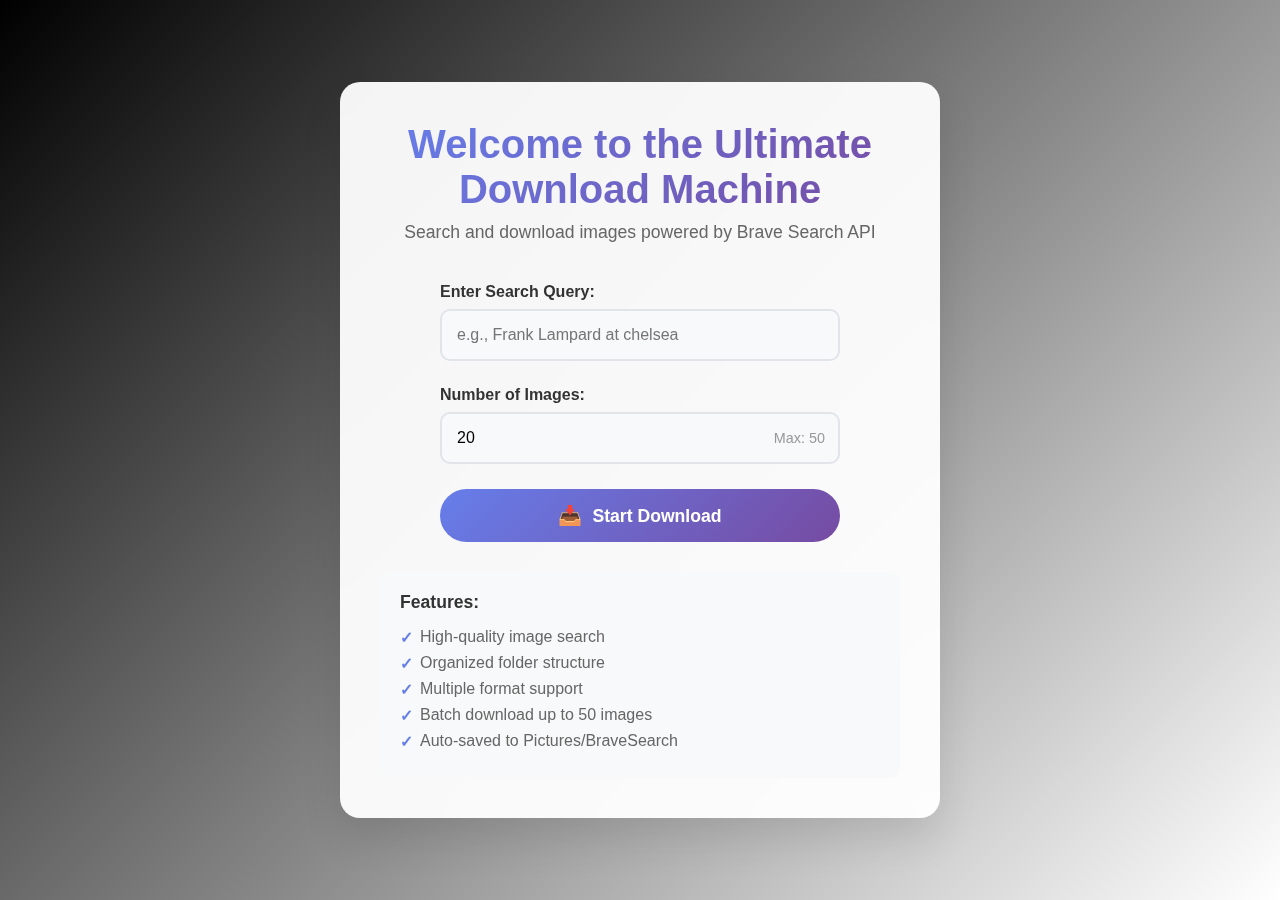
<file: index.html>
<!DOCTYPE html>
<html lang="en">
<head>
    <meta charset="UTF-8">
    <meta name="viewport" content="width=device-width, initial-scale=1.0">
    <title>Ultimate Download Machine</title>
    <link rel="stylesheet" href="style.css">
</head>
<body>
    <div class="container">
        <h1 class="title">Welcome to the Ultimate Download Machine</h1>
        <p class="subtitle">Search and download images powered by Brave Search API</p>
        
        <form id="downloadForm">
            <div class="form-group">
                <label for="query">Enter Search Query:</label>
                <input type="text" id="query" name="query" placeholder="e.g., Frank Lampard at chelsea" required>
            </div>
            
            <div class="form-group">
                <label for="imageCount">Number of Images:</label>
                <div class="number-input-wrapper">
                    <input type="number" id="imageCount" name="imageCount" min="1" max="50" value="20" required>
                    <span class="max-label">Max: 50</span>
                </div>
            </div>
            
            <button type="submit" class="download-btn">
                <span class="icon">📥</span>Start Download
            </button>
        </form>

        <div class="feature-list">
            <h3>Features:</h3>
            <ul>
                <li>High-quality image search</li>
                <li>Organized folder structure</li>
                <li>Multiple format support</li>
                <li>Batch download up to 50 images</li>
                <li>Auto-saved to Pictures/BraveSearch</li>
            </ul>
        </div>
    </div>

    <script src="script.js"></script>
</body>
</html>
</file>
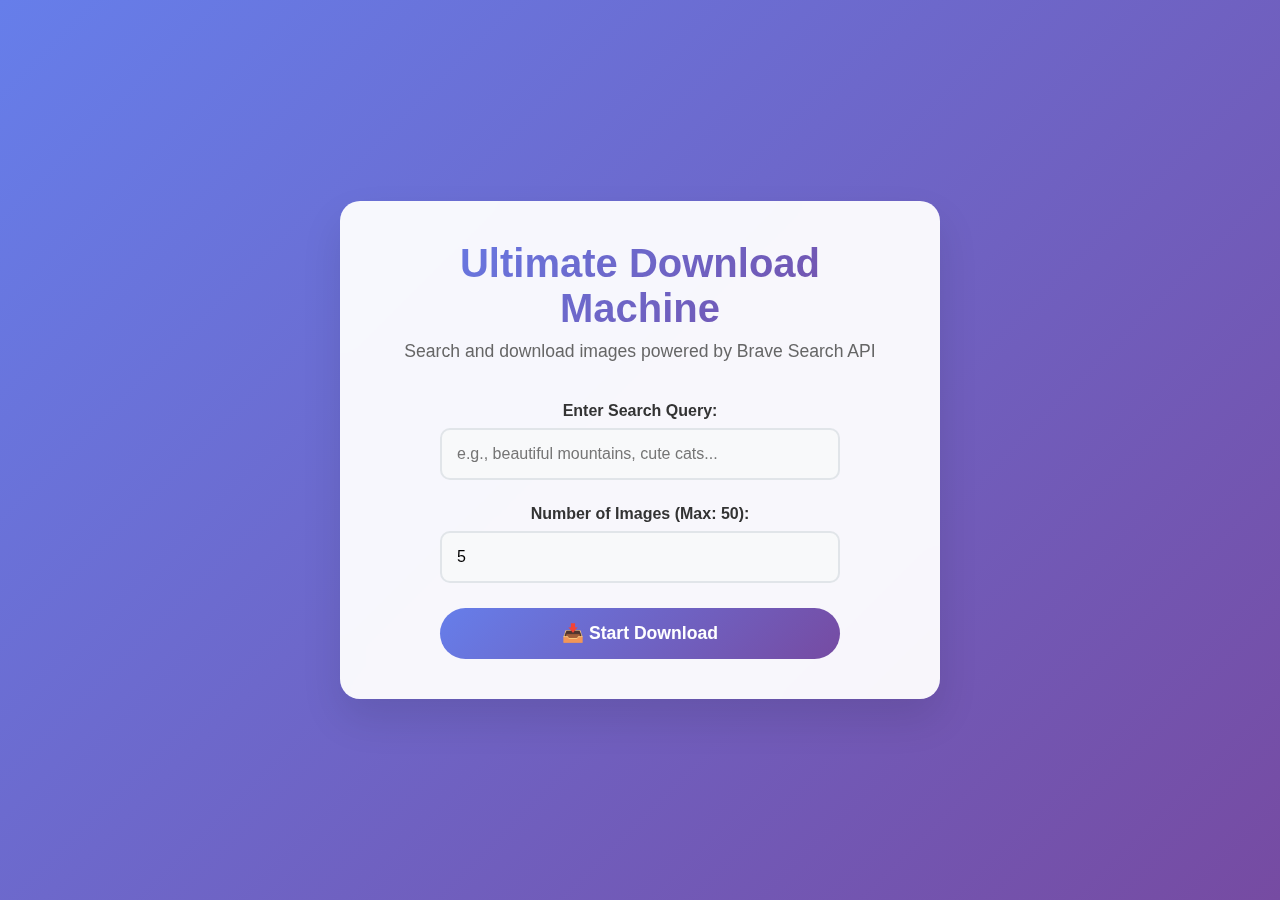
<file: test.html>
<!DOCTYPE html>
<html lang="en">
<head>
    <meta charset="UTF-8">
    <meta name="viewport" content="width=device-width, initial-scale=1.0">
    <title>Ultimate Download Machine - Test</title>
    <style>
        * {
            margin: 0;
            padding: 0;
            box-sizing: border-box;
        }

        body {
            font-family: 'Segoe UI', Tahoma, Geneva, Verdana, sans-serif;
            background: linear-gradient(135deg, #667eea 0%, #764ba2 100%);
            min-height: 100vh;
            display: flex;
            justify-content: center;
            align-items: center;
            padding: 20px;
            margin: 0;
        }

        .container {
            background: rgba(255, 255, 255, 0.95);
            border-radius: 20px;
            padding: 40px;
            box-shadow: 0 20px 40px rgba(0, 0, 0, 0.1);
            backdrop-filter: blur(10px);
            max-width: 600px;
            width: 100%;
            text-align: center;
            margin: 0 auto;
            position: relative;
        }

        .title {
            font-size: 2.5rem;
            font-weight: bold;
            background: linear-gradient(135deg, #667eea 0%, #764ba2 100%);
            -webkit-background-clip: text;
            background-clip: text;
            -webkit-text-fill-color: transparent;
            margin-bottom: 10px;
        }

        .subtitle {
            color: #666;
            font-size: 1.1rem;
            margin-bottom: 40px;
        }

        .form-group {
            margin-bottom: 25px;
        }

        label {
            display: block;
            font-weight: 600;
            color: #333;
            margin-bottom: 8px;
            font-size: 1rem;
        }

        input[type="text"], 
        input[type="number"] {
            width: 100%;
            max-width: 400px;
            padding: 15px;
            border: 2px solid #e1e5e9;
            border-radius: 10px;
            font-size: 1rem;
            background: #f8f9fa;
            margin: 0 auto;
            display: block;
        }

        input[type="text"]:focus, 
        input[type="number"]:focus {
            outline: none;
            border-color: #667eea;
            background: #fff;
            box-shadow: 0 0 0 3px rgba(102, 126, 234, 0.1);
        }

        .download-btn {
            background: linear-gradient(135deg, #667eea 0%, #764ba2 100%);
            color: white;
            border: none;
            padding: 15px 40px;
            font-size: 1.1rem;
            font-weight: 600;
            border-radius: 50px;
            cursor: pointer;
            width: 100%;
            max-width: 400px;
            margin: 20px auto 0;
            display: block;
        }

        .download-btn:hover:not(:disabled) {
            transform: translateY(-2px);
            box-shadow: 0 10px 20px rgba(102, 126, 234, 0.3);
        }

        .download-btn:disabled {
            opacity: 0.7;
            cursor: not-allowed;
        }

        .progress-display {
            margin-top: 30px;
            padding: 20px;
            background: #f8f9fa;
            border-radius: 10px;
        }

        .progress-bar-container {
            background: #e9ecef;
            height: 20px;
            border-radius: 10px;
            overflow: hidden;
            margin: 15px 0;
        }

        .progress-bar {
            height: 100%;
            background: linear-gradient(135deg, #667eea 0%, #764ba2 100%);
            width: 0%;
            transition: width 0.3s ease;
        }

        .status {
            margin-top: 15px;
            padding: 10px;
            border-radius: 5px;
            font-weight: 500;
        }

        .status.success {
            background: #d4edda;
            color: #155724;
            border: 1px solid #c3e6cb;
        }

        .status.error {
            background: #f8d7da;
            color: #721c24;
            border: 1px solid #f5c6cb;
        }

        .btn {
            padding: 10px 20px;
            border: none;
            border-radius: 5px;
            cursor: pointer;
            margin: 5px;
        }

        .btn-success {
            background: #28a745;
            color: white;
        }

        .btn-secondary {
            background: #6c757d;
            color: white;
        }
    </style>
</head>
<body>
    <div class="container">
        <h1 class="title">Ultimate Download Machine</h1>
        <p class="subtitle">Search and download images powered by Brave Search API</p>
        
        <form id="downloadForm">
            <div class="form-group">
                <label for="query">Enter Search Query:</label>
                <input type="text" id="query" name="query" placeholder="e.g., beautiful mountains, cute cats..." required>
            </div>
            
            <div class="form-group">
                <label for="imageCount">Number of Images (Max: 50):</label>
                <input type="number" id="imageCount" name="imageCount" min="1" max="50" value="5" required>
            </div>
            
            <button type="submit" class="download-btn">
                📥 Start Download
            </button>
        </form>

        <div id="progressContainer" style="display: none;">
            <div class="progress-display">
                <h3>Download Progress</h3>
                <div class="progress-bar-container">
                    <div id="progressBar" class="progress-bar"></div>
                </div>
                <div id="progressText">Initializing...</div>
                <div style="margin-top: 15px;">
                    <button id="openFolderBtn" class="btn btn-success" style="display: none;" onclick="openFolder()">📁 Open Folder</button>
                    <button class="btn btn-secondary" onclick="resetForm()">🔄 New Download</button>
                </div>
            </div>
        </div>

        <div id="statusMessage"></div>
    </div>

    <script>
        let currentSessionId = null;
        let statusInterval = null;

        document.getElementById('downloadForm').addEventListener('submit', async function(e) {
            e.preventDefault();
            
            const query = document.getElementById('query').value.trim();
            const imageCount = document.getElementById('imageCount').value;
            
            if (!query) {
                showMessage('Please enter a search query!', 'error');
                return;
            }
            
            if (imageCount < 1 || imageCount > 50) {
                showMessage('Please enter a number between 1 and 50!', 'error');
                return;
            }
            
            await startDownload(query, imageCount);
        });

        async function startDownload(query, count) {
            const button = document.querySelector('.download-btn');
            
            try {
                // Show loading state
                button.innerHTML = '⏳ Starting...';
                button.disabled = true;
                
                showMessage(`Starting download of ${count} images for "${query}"...`, 'success');
                
                // Send request to backend
                const response = await fetch('/download', {
                    method: 'POST',
                    headers: {
                        'Content-Type': 'application/json',
                    },
                    body: JSON.stringify({
                        query: query,
                        count: parseInt(count)
                    })
                });
                
                const result = await response.json();
                
                if (result.success) {
                    currentSessionId = result.session_id;
                    
                    // Show progress container
                    document.getElementById('progressContainer').style.display = 'block';
                    
                    // Start monitoring progress
                    startProgressMonitoring();
                    
                } else {
                    throw new Error(result.error || 'Download failed to start');
                }
                
            } catch (error) {
                console.error('Error:', error);
                showMessage(`Error: ${error.message}`, 'error');
                
                // Reset button
                button.innerHTML = '📥 Start Download';
                button.disabled = false;
            }
        }

        function startProgressMonitoring() {
            if (!currentSessionId) return;
            
            statusInterval = setInterval(async () => {
                try {
                    const response = await fetch(`/status/${currentSessionId}`);
                    const status = await response.json();
                    
                    updateProgress(status);
                    
                    if (status.status === 'completed' || status.status === 'failed') {
                        clearInterval(statusInterval);
                        
                        if (status.status === 'completed') {
                            document.getElementById('openFolderBtn').style.display = 'inline-block';
                            showMessage('Download completed successfully!', 'success');
                        } else {
                            showMessage(`Download failed: ${status.message}`, 'error');
                        }
                        
                        // Reset download button
                        const button = document.querySelector('.download-btn');
                        button.innerHTML = '📥 Start Download';
                        button.disabled = false;
                    }
                    
                } catch (error) {
                    console.error('Status check error:', error);
                }
            }, 1000);
        }

        function updateProgress(status) {
            const progressBar = document.getElementById('progressBar');
            const progressText = document.getElementById('progressText');
            
            if (progressBar && progressText) {
                const percentage = status.total > 0 ? (status.progress / status.total) * 100 : 0;
                progressBar.style.width = `${percentage}%`;
                
                let text = status.message || 'Processing...';
                if (status.downloaded !== undefined) {
                    text += ` (${status.downloaded}/${status.total} downloaded`;
                    if (status.failed > 0) {
                        text += `, ${status.failed} failed`;
                    }
                    text += ')';
                }
                
                progressText.textContent = text;
            }
        }

        async function openFolder() {
            if (!currentSessionId) return;
            
            try {
                const response = await fetch(`/open-folder/${currentSessionId}`);
                const result = await response.json();
                
                if (!result.success) {
                    showMessage('Could not open folder', 'error');
                }
            } catch (error) {
                showMessage('Error opening folder', 'error');
            }
        }

        function resetForm() {
            // Clear form
            document.getElementById('query').value = '';
            document.getElementById('imageCount').value = '5';
            
            // Hide progress container
            document.getElementById('progressContainer').style.display = 'none';
            
            // Clear status interval
            if (statusInterval) {
                clearInterval(statusInterval);
                statusInterval = null;
            }
            
            // Reset button
            const button = document.querySelector('.download-btn');
            button.innerHTML = '📥 Start Download';
            button.disabled = false;
            
            currentSessionId = null;
            
            // Clear status message
            document.getElementById('statusMessage').innerHTML = '';
        }

        function showMessage(message, type) {
            const messageDiv = document.getElementById('statusMessage');
            messageDiv.className = `status ${type}`;
            messageDiv.textContent = message;
            
            // Auto-remove success messages after 3 seconds
            if (type === 'success') {
                setTimeout(() => {
                    if (messageDiv.textContent === message) {
                        messageDiv.innerHTML = '';
                    }
                }, 3000);
            }
        }

        // Input validation
        document.getElementById('imageCount').addEventListener('input', function(e) {
            const value = parseInt(e.target.value);
            if (value > 50) {
                e.target.value = 50;
            } else if (value < 1) {
                e.target.value = 1;
            }
        });
    </script>
</body>
</html>
</file>
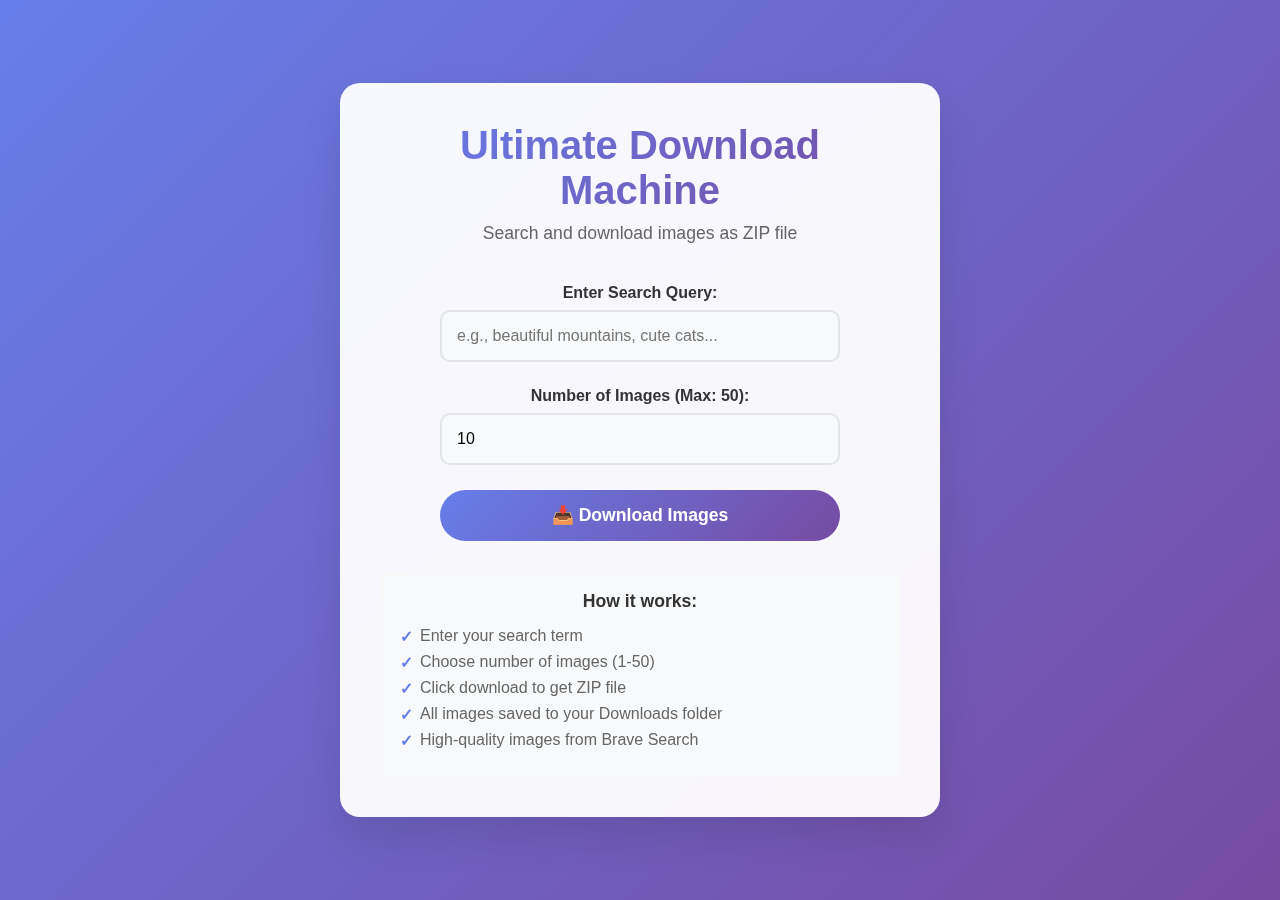
<file: web.html>
<!DOCTYPE html>
<html lang="en">
<head>
    <meta charset="UTF-8">
    <meta name="viewport" content="width=device-width, initial-scale=1.0">
    <title>Ultimate Download Machine</title>
    <style>
        * {
            margin: 0;
            padding: 0;
            box-sizing: border-box;
        }

        body {
            font-family: 'Segoe UI', Tahoma, Geneva, Verdana, sans-serif;
            background: linear-gradient(135deg, #667eea 0%, #764ba2 100%);
            min-height: 100vh;
            display: flex;
            justify-content: center;
            align-items: center;
            padding: 20px;
        }

        .container {
            background: rgba(255, 255, 255, 0.95);
            border-radius: 20px;
            padding: 40px;
            box-shadow: 0 20px 40px rgba(0, 0, 0, 0.1);
            backdrop-filter: blur(10px);
            max-width: 600px;
            width: 100%;
            text-align: center;
        }

        .title {
            font-size: 2.5rem;
            font-weight: bold;
            background: linear-gradient(135deg, #667eea 0%, #764ba2 100%);
            -webkit-background-clip: text;
            background-clip: text;
            -webkit-text-fill-color: transparent;
            margin-bottom: 10px;
        }

        .subtitle {
            color: #666;
            font-size: 1.1rem;
            margin-bottom: 40px;
        }

        .form-group {
            margin-bottom: 25px;
        }

        label {
            display: block;
            font-weight: 600;
            color: #333;
            margin-bottom: 8px;
            font-size: 1rem;
        }

        input[type="text"], 
        input[type="number"] {
            width: 100%;
            max-width: 400px;
            padding: 15px;
            border: 2px solid #e1e5e9;
            border-radius: 10px;
            font-size: 1rem;
            background: #f8f9fa;
            margin: 0 auto;
            display: block;
            transition: all 0.3s ease;
        }

        input[type="text"]:focus, 
        input[type="number"]:focus {
            outline: none;
            border-color: #667eea;
            background: #fff;
            box-shadow: 0 0 0 3px rgba(102, 126, 234, 0.1);
        }

        .download-btn {
            background: linear-gradient(135deg, #667eea 0%, #764ba2 100%);
            color: white;
            border: none;
            padding: 15px 40px;
            font-size: 1.1rem;
            font-weight: 600;
            border-radius: 50px;
            cursor: pointer;
            width: 100%;
            max-width: 400px;
            margin: 20px auto 0;
            display: block;
            transition: all 0.3s ease;
        }

        .download-btn:hover:not(:disabled) {
            transform: translateY(-2px);
            box-shadow: 0 10px 20px rgba(102, 126, 234, 0.3);
        }

        .download-btn:disabled {
            opacity: 0.7;
            cursor: not-allowed;
            transform: none;
        }

        .status {
            margin-top: 20px;
            padding: 15px;
            border-radius: 10px;
            font-weight: 500;
        }

        .status.success {
            background: #d4edda;
            color: #155724;
            border: 1px solid #c3e6cb;
        }

        .status.error {
            background: #f8d7da;
            color: #721c24;
            border: 1px solid #f5c6cb;
        }

        .status.info {
            background: #cce7ff;
            color: #004085;
            border: 1px solid #b3d7ff;
        }

        .feature-list {
            background: #f8f9fa;
            border-radius: 10px;
            padding: 20px;
            margin-top: 30px;
            text-align: left;
        }

        .feature-list h3 {
            color: #333;
            margin-bottom: 15px;
            font-size: 1.1rem;
            text-align: center;
        }

        .feature-list ul {
            list-style: none;
            padding: 0;
        }

        .feature-list li {
            color: #666;
            margin-bottom: 8px;
            padding-left: 20px;
            position: relative;
        }

        .feature-list li:before {
            content: "✓";
            position: absolute;
            left: 0;
            color: #667eea;
            font-weight: bold;
        }

        .spinner {
            border: 3px solid #f3f3f3;
            border-top: 3px solid #667eea;
            border-radius: 50%;
            width: 20px;
            height: 20px;
            animation: spin 1s linear infinite;
            display: inline-block;
            margin-right: 10px;
        }

        @keyframes spin {
            0% { transform: rotate(0deg); }
            100% { transform: rotate(360deg); }
        }

        @media (max-width: 480px) {
            .container {
                padding: 30px 20px;
            }
            
            .title {
                font-size: 2rem;
            }
        }
    </style>
</head>
<body>
    <div class="container">
        <h1 class="title">Ultimate Download Machine</h1>
        <p class="subtitle">Search and download images as ZIP file</p>
        
        <form id="downloadForm">
            <div class="form-group">
                <label for="query">Enter Search Query:</label>
                <input type="text" id="query" name="query" placeholder="e.g., beautiful mountains, cute cats..." required>
            </div>
            
            <div class="form-group">
                <label for="imageCount">Number of Images (Max: 50):</label>
                <input type="number" id="imageCount" name="imageCount" min="1" max="50" value="10" required>
            </div>
            
            <button type="submit" class="download-btn" id="downloadBtn">
                📥 Download Images
            </button>
        </form>

        <div id="statusMessage"></div>

        <div class="feature-list">
            <h3>How it works:</h3>
            <ul>
                <li>Enter your search term</li>
                <li>Choose number of images (1-50)</li>
                <li>Click download to get ZIP file</li>
                <li>All images saved to your Downloads folder</li>
                <li>High-quality images from Brave Search</li>
            </ul>
        </div>
    </div>

    <script>
        document.getElementById('downloadForm').addEventListener('submit', async function(e) {
            e.preventDefault();
            
            const query = document.getElementById('query').value.trim();
            const imageCount = document.getElementById('imageCount').value;
            const button = document.getElementById('downloadBtn');
            
            if (!query) {
                showMessage('Please enter a search query!', 'error');
                return;
            }
            
            if (imageCount < 1 || imageCount > 50) {
                showMessage('Please enter a number between 1 and 50!', 'error');
                return;
            }
            
            // Show loading state
            button.innerHTML = '<span class="spinner"></span>Downloading...';
            button.disabled = true;
            
            showMessage(`Searching and downloading ${imageCount} images for "${query}"...`, 'info');
            
            try {
                // Send download request
                const response = await fetch('/download', {
                    method: 'POST',
                    headers: {
                        'Content-Type': 'application/json',
                    },
                    body: JSON.stringify({
                        query: query,
                        count: parseInt(imageCount)
                    })
                });
                
                // Get content type to determine how to handle response
                const contentType = response.headers.get('content-type') || '';
                
                // If response is not OK, handle error
                if (!response.ok) {
                    let errorMessage = `Server error: ${response.status}`;
                    
                    // Only try to parse JSON if content type is JSON
                    if (contentType.includes('application/json')) {
                        try {
                            const errorData = await response.json();
                            errorMessage = errorData.error || errorMessage;
                        } catch (e) {
                            console.error('Failed to parse error response:', e);
                        }
                    }
                    
                    throw new Error(errorMessage);
                }
                
                // Response is OK - should be a ZIP file
                const blob = await response.blob();
                
                if (blob.size === 0) {
                    throw new Error('Downloaded file is empty');
                }
                
                // Create download link
                const url = window.URL.createObjectURL(blob);
                const a = document.createElement('a');
                a.href = url;
                
                // Get filename from response headers or create one
                const contentDisposition = response.headers.get('Content-Disposition');
                let filename = `${query.replace(/\s+/g, '_')}_images.zip`;
                if (contentDisposition) {
                    const match = contentDisposition.match(/filename="?([^"]+)"?/);
                    if (match) filename = match[1];
                }
                
                a.download = filename;
                document.body.appendChild(a);
                a.click();
                
                // Clean up
                window.URL.revokeObjectURL(url);
                document.body.removeChild(a);
                
                showMessage(`✅ Successfully downloaded images for "${query}"!`, 'success');
                
            } catch (error) {
                console.error('Download error:', error);
                showMessage(`❌ Error: ${error.message}`, 'error');
            } finally {
                // Reset button
                button.innerHTML = '📥 Download Images';
                button.disabled = false;
            }
        });

        function showMessage(message, type) {
            const messageDiv = document.getElementById('statusMessage');
            messageDiv.className = `status ${type}`;
            messageDiv.textContent = message;
            
            // Auto-remove success/info messages after 5 seconds
            if (type === 'success' || type === 'info') {
                setTimeout(() => {
                    if (messageDiv.textContent === message) {
                        messageDiv.innerHTML = '';
                    }
                }, 5000);
            }
        }

        // Input validation
        document.getElementById('imageCount').addEventListener('input', function(e) {
            const value = parseInt(e.target.value);
            if (value > 50) {
                e.target.value = 50;
            } else if (value < 1) {
                e.target.value = 1;
            }
        });
    </script>
</body>
</html>
</file>
<file: style.css>
* {
    margin: 0;
    padding: 0;
    box-sizing: border-box;
}

body {
    font-family: 'Segoe UI', Tahoma, Geneva, Verdana, sans-serif;
    background: linear-gradient(135deg, #000000 0%, #ffffff 100%);
    min-height: 100vh;
    display: flex;
    justify-content: center;
    align-items: center;
    padding: 20px;
    margin: 0;
}

.container {
    background: rgba(255, 255, 255, 0.95);
    border-radius: 20px;
    padding: 40px;
    box-shadow: 0 20px 40px rgba(0, 0, 0, 0.1);
    backdrop-filter: blur(10px);
    max-width: 600px;
    width: 100%;
    text-align: center;
    margin: 0 auto;
    position: relative;
}

.title {
    font-size: 2.5rem;
    font-weight: bold;
    background: linear-gradient(135deg, #667eea 0%, #764ba2 100%);
    -webkit-background-clip: text;
    background-clip: text;
    -webkit-text-fill-color: transparent;
    margin-bottom: 10px;
}

.subtitle {
    color: #666;
    font-size: 1.1rem;
    margin-bottom: 40px;
}

.form-group {
    margin-bottom: 25px;
    text-align: center;
}

label {
    display: block;
    font-weight: 600;
    color: #333;
    margin-bottom: 8px;
    font-size: 1rem;
    text-align: left;
    max-width: 400px;
    margin-left: auto;
    margin-right: auto;
}

input[type="text"], 
input[type="number"] {
    width: 100%;
    max-width: 400px;
    padding: 15px;
    border: 2px solid #e1e5e9;
    border-radius: 10px;
    font-size: 1rem;
    transition: all 0.3s ease;
    background: #f8f9fa;
    margin: 0 auto;
    display: block;
}

input[type="text"]:focus, 
input[type="number"]:focus {
    outline: none;
    border-color: #667eea;
    background: #fff;
    box-shadow: 0 0 0 3px rgba(102, 126, 234, 0.1);
}

.number-input-wrapper {
    position: relative;
    max-width: 400px;
    margin: 0 auto;
}

.max-label {
    position: absolute;
    right: 15px;
    top: 50%;
    transform: translateY(-50%);
    color: #999;
    font-size: 0.9rem;
    pointer-events: none;
}

.download-btn {
    background: linear-gradient(135deg, #667eea 0%, #764ba2 100%);
    color: white;
    border: none;
    padding: 15px 40px;
    font-size: 1.1rem;
    font-weight: 600;
    border-radius: 50px;
    cursor: pointer;
    transition: all 0.3s ease;
    width: 100%;
    max-width: 400px;
    margin: 10px auto 0;
    display: block;
}

.download-btn:hover {
    transform: translateY(-2px);
    box-shadow: 0 10px 20px rgba(102, 126, 234, 0.3);
}

.download-btn:active {
    transform: translateY(0);
}

.download-btn:disabled {
    opacity: 0.7;
    cursor: not-allowed;
    transform: none;
}

.icon {
    margin-right: 10px;
    font-size: 1.2rem;
}

.feature-list {
    background: #f8f9fa;
    border-radius: 10px;
    padding: 20px;
    margin-top: 30px;
    text-align: left;
}

.feature-list h3 {
    color: #333;
    margin-bottom: 15px;
    font-size: 1.1rem;
}

.feature-list ul {
    list-style: none;
    padding: 0;
}

.feature-list li {
    color: #666;
    margin-bottom: 8px;
    padding-left: 20px;
    position: relative;
}

.feature-list li:before {
    content: "✓";
    position: absolute;
    left: 0;
    color: #667eea;
    font-weight: bold;
}

/* Progress Display Styles */
.progress-display {
    margin-top: 30px;
    padding: 20px;
    background: #f8f9fa;
    border-radius: 10px;
}

.progress-display h3 {
    margin-bottom: 15px;
    color: #333;
}

.progress-bar-container {
    background: #e9ecef;
    height: 20px;
    border-radius: 10px;
    overflow: hidden;
    margin-bottom: 10px;
}

.progress-bar {
    height: 100%;
    background: linear-gradient(135deg, #667eea 0%, #764ba2 100%);
    width: 0%;
    transition: width 0.3s ease;
}

.progress-text {
    color: #666;
    font-size: 0.9rem;
}

.progress-buttons {
    margin-top: 15px;
}

.btn-success {
    padding: 10px 20px;
    background: #28a745;
    color: white;
    border: none;
    border-radius: 5px;
    cursor: pointer;
    margin-right: 10px;
}

.btn-secondary {
    padding: 10px 20px;
    background: #6c757d;
    color: white;
    border: none;
    border-radius: 5px;
    cursor: pointer;
}

.btn-success:hover {
    background: #218838;
}

.btn-secondary:hover {
    background: #5a6268;
}

/* Status Message Styles */
.status-message {
    margin-top: 15px;
    padding: 10px;
    border-radius: 5px;
    font-weight: 500;
}

.status-message.success {
    background: #d4edda;
    color: #155724;
    border: 1px solid #c3e6cb;
}

.status-message.error {
    background: #f8d7da;
    color: #721c24;
    border: 1px solid #f5c6cb;
}

@media (max-width: 480px) {
    .container {
        padding: 30px 20px;
    }
    
    .title {
        font-size: 2rem;
    }
    
    .progress-buttons {
        display: flex;
        flex-direction: column;
        gap: 10px;
    }
    
    .btn-success,
    .btn-secondary {
        margin-right: 0;
        width: 100%;
    }
}
</file>
